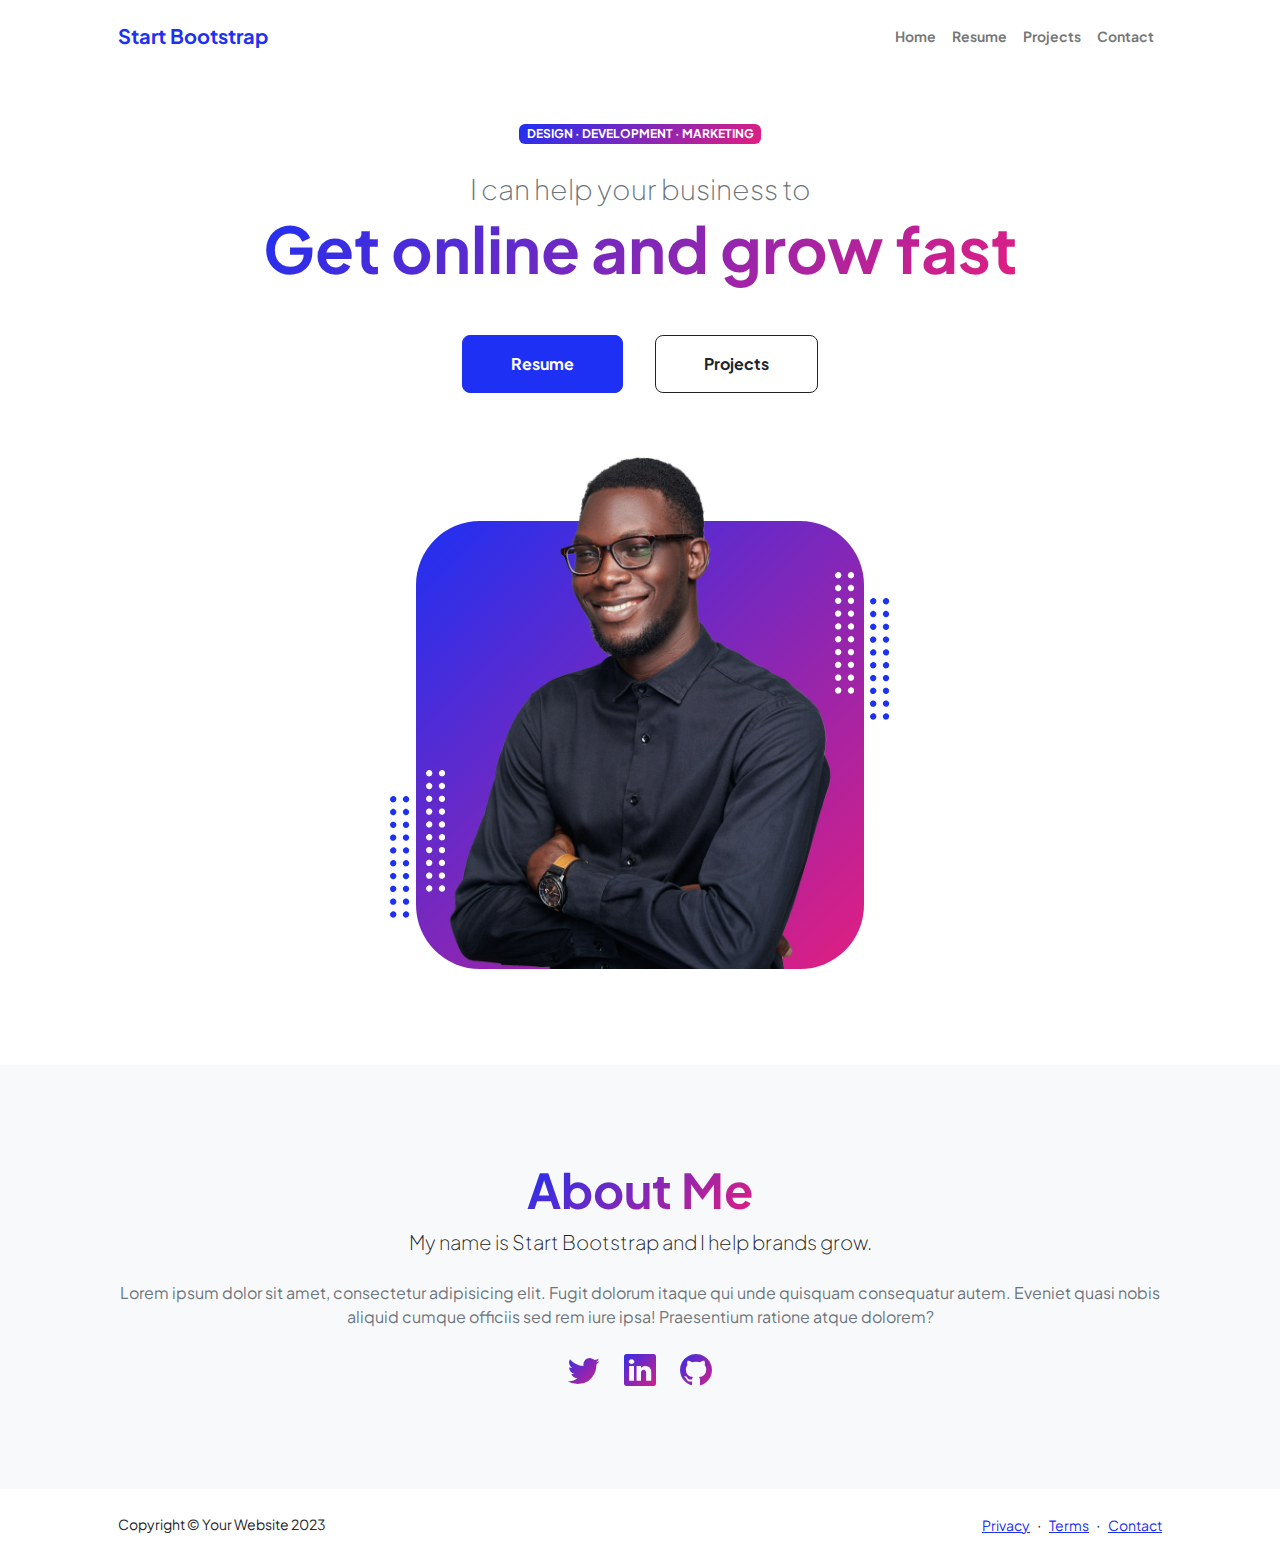
<file: bootstrap_pagina_web/index.html>
<!DOCTYPE html>
<html lang="en">
    <head>
        <meta charset="utf-8" />
        <meta name="viewport" content="width=device-width, initial-scale=1, shrink-to-fit=no" />
        <meta name="description" content="" />
        <meta name="author" content="" />
        <title>Personal - Start Bootstrap Theme</title>
        <!-- Favicon-->
        <link rel="icon" type="image/x-icon" href="assets/favicon.ico" />
        <!-- Custom Google font-->
        <link rel="preconnect" href="https://fonts.googleapis.com" />
        <link rel="preconnect" href="https://fonts.gstatic.com" crossorigin />
        <link href="https://fonts.googleapis.com/css2?family=Plus+Jakarta+Sans:wght@100;200;300;400;500;600;700;800;900&amp;display=swap" rel="stylesheet" />
        <!-- Bootstrap icons-->
        <link href="https://cdn.jsdelivr.net/npm/bootstrap-icons@1.8.1/font/bootstrap-icons.css" rel="stylesheet" />
        <!-- Core theme CSS (includes Bootstrap)-->
        <link href="css/styles.css" rel="stylesheet" />
    </head>
    <body class="d-flex flex-column h-100">
        <main class="flex-shrink-0">
            <!-- Navigation-->
            <nav class="navbar navbar-expand-lg navbar-light bg-white py-3">
                <div class="container px-5">
                    <a class="navbar-brand" href="index.html"><span class="fw-bolder text-primary">Start Bootstrap</span></a>
                    <button class="navbar-toggler" type="button" data-bs-toggle="collapse" data-bs-target="#navbarSupportedContent" aria-controls="navbarSupportedContent" aria-expanded="false" aria-label="Toggle navigation"><span class="navbar-toggler-icon"></span></button>
                    <div class="collapse navbar-collapse" id="navbarSupportedContent">
                        <ul class="navbar-nav ms-auto mb-2 mb-lg-0 small fw-bolder">
                            <li class="nav-item"><a class="nav-link" href="index.html">Home</a></li>
                            <li class="nav-item"><a class="nav-link" href="resume.html">Resume</a></li>
                            <li class="nav-item"><a class="nav-link" href="projects.html">Projects</a></li>
                            <li class="nav-item"><a class="nav-link" href="contact.html">Contact</a></li>
                        </ul>
                    </div>
                </div>
            </nav>
            <!-- Header-->
            <header class="py-5">
                <div class="container px-5 pb-5">
                    <div class="row gx-5 align-items-center">
                        <div class="col-xxl-5">
                            <!-- Header text content-->
                            <div class="text-center text-xxl-start">
                                <div class="badge bg-gradient-primary-to-secondary text-white mb-4"><div class="text-uppercase">Design &middot; Development &middot; Marketing</div></div>
                                <div class="fs-3 fw-light text-muted">I can help your business to</div>
                                <h1 class="display-3 fw-bolder mb-5"><span class="text-gradient d-inline">Get online and grow fast</span></h1>
                                <div class="d-grid gap-3 d-sm-flex justify-content-sm-center justify-content-xxl-start mb-3">
                                    <a class="btn btn-primary btn-lg px-5 py-3 me-sm-3 fs-6 fw-bolder" href="resume.html">Resume</a>
                                    <a class="btn btn-outline-dark btn-lg px-5 py-3 fs-6 fw-bolder" href="projects.html">Projects</a>
                                </div>
                            </div>
                        </div>
                        <div class="col-xxl-7">
                            <!-- Header profile picture-->
                            <div class="d-flex justify-content-center mt-5 mt-xxl-0">
                                <div class="profile bg-gradient-primary-to-secondary">
                                    <!-- TIP: For best results, use a photo with a transparent background like the demo example below-->
                                    <!-- Watch a tutorial on how to do this on YouTube (link)-->
                                    <img class="profile-img" src="assets/profile.png" alt="..." />
                                    <div class="dots-1">
                                        <!-- SVG Dots-->
                                        <svg version="1.1" xmlns="http://www.w3.org/2000/svg" xmlns:xlink="http://www.w3.org/1999/xlink" x="0px" y="0px" viewBox="0 0 191.6 1215.4" style="enable-background: new 0 0 191.6 1215.4" xml:space="preserve">
                                            <g transform="translate(0.000000,1280.000000) scale(0.100000,-0.100000)">
                                                <path d="M227.7,12788.6c-105-35-200-141-222-248c-43-206,163-412,369-369c155,32,275,190,260,339c-11,105-90,213-190,262        C383.7,12801.6,289.7,12808.6,227.7,12788.6z"></path>
                                                <path d="M1507.7,12788.6c-151-50-253-216-222-362c25-119,136-230,254-255c194-41,395,142,375,339c-11,105-90,213-190,262        C1663.7,12801.6,1569.7,12808.6,1507.7,12788.6z"></path>
                                                <path d="M227.7,11508.6c-105-35-200-141-222-248c-43-206,163-412,369-369c155,32,275,190,260,339c-11,105-90,213-190,262        C383.7,11521.6,289.7,11528.6,227.7,11508.6z"></path>
                                                <path d="M1507.7,11508.6c-151-50-253-216-222-362c25-119,136-230,254-255c194-41,395,142,375,339c-11,105-90,213-190,262        C1663.7,11521.6,1569.7,11528.6,1507.7,11508.6z"></path>
                                                <path d="M227.7,10228.6c-105-35-200-141-222-248c-43-206,163-412,369-369c155,32,275,190,260,339c-11,105-90,213-190,262        C383.7,10241.6,289.7,10248.6,227.7,10228.6z"></path>
                                                <path d="M1507.7,10228.6c-105-35-200-141-222-248c-43-206,163-412,369-369c155,32,275,190,260,339c-11,105-90,213-190,262        C1663.7,10241.6,1569.7,10248.6,1507.7,10228.6z"></path>
                                                <path d="M227.7,8948.6c-105-35-200-141-222-248c-43-206,163-412,369-369c155,32,275,190,260,339c-11,105-90,213-190,262        C383.7,8961.6,289.7,8968.6,227.7,8948.6z"></path>
                                                <path d="M1507.7,8948.6c-105-35-200-141-222-248c-43-206,163-412,369-369c155,32,275,190,260,339c-11,105-90,213-190,262        C1663.7,8961.6,1569.7,8968.6,1507.7,8948.6z"></path>
                                                <path d="M227.7,7668.6c-105-35-200-141-222-248c-43-206,163-412,369-369c155,32,275,190,260,339c-11,105-90,213-190,262        C383.7,7681.6,289.7,7688.6,227.7,7668.6z"></path>
                                                <path d="M1507.7,7668.6c-105-35-200-141-222-248c-43-206,163-412,369-369c155,32,275,190,260,339c-11,105-90,213-190,262        C1663.7,7681.6,1569.7,7688.6,1507.7,7668.6z"></path>
                                                <path d="M227.7,6388.6c-105-35-200-141-222-248c-43-206,163-412,369-369c155,32,275,190,260,339c-11,105-90,213-190,262        C383.7,6401.6,289.7,6408.6,227.7,6388.6z"></path>
                                                <path d="M1507.7,6388.6c-105-35-200-141-222-248c-43-206,163-412,369-369c155,32,275,190,260,339c-11,105-90,213-190,262        C1663.7,6401.6,1569.7,6408.6,1507.7,6388.6z"></path>
                                                <path d="M227.7,5108.6c-105-35-200-141-222-248c-43-206,163-412,369-369c155,32,275,190,260,339c-11,105-90,213-190,262        C383.7,5121.6,289.7,5128.6,227.7,5108.6z"></path>
                                                <path d="M1507.7,5108.6c-105-35-200-141-222-248c-43-206,163-412,369-369c155,32,275,190,260,339c-11,105-90,213-190,262        C1663.7,5121.6,1569.7,5128.6,1507.7,5108.6z"></path>
                                                <path d="M227.7,3828.6c-105-35-200-141-222-248c-43-206,163-412,369-369c155,32,275,190,260,339c-11,105-90,213-190,262        C383.7,3841.6,289.7,3848.6,227.7,3828.6z"></path>
                                                <path d="M1507.7,3828.6c-105-35-200-141-222-248c-43-206,163-412,369-369c155,32,275,190,260,339c-11,105-90,213-190,262        C1663.7,3841.6,1569.7,3848.6,1507.7,3828.6z"></path>
                                                <path d="M227.7,2548.6c-105-35-200-141-222-248c-43-206,163-412,369-369c155,32,275,190,260,339c-11,105-90,213-190,262        C383.7,2561.6,289.7,2568.6,227.7,2548.6z"></path>
                                                <path d="M1507.7,2548.6c-105-35-200-141-222-248c-43-206,163-412,369-369c155,32,275,190,260,339c-11,105-90,213-190,262        C1663.7,2561.6,1569.7,2568.6,1507.7,2548.6z"></path>
                                                <path d="M227.7,1268.6c-105-35-200-141-222-248c-43-206,163-412,369-369c155,32,275,190,260,339c-11,105-90,213-190,262        C383.7,1281.6,289.7,1288.6,227.7,1268.6z"></path>
                                                <path d="M1507.7,1268.6c-105-35-200-141-222-248c-43-206,163-412,369-369c155,32,275,190,260,339c-11,105-90,213-190,262        C1663.7,1281.6,1569.7,1288.6,1507.7,1268.6z"></path>
                                            </g>
                                        </svg>
                                        <!-- END of SVG dots-->
                                    </div>
                                    <div class="dots-2">
                                        <!-- SVG Dots-->
                                        <svg version="1.1" xmlns="http://www.w3.org/2000/svg" xmlns:xlink="http://www.w3.org/1999/xlink" x="0px" y="0px" viewBox="0 0 191.6 1215.4" style="enable-background: new 0 0 191.6 1215.4" xml:space="preserve">
                                            <g transform="translate(0.000000,1280.000000) scale(0.100000,-0.100000)">
                                                <path d="M227.7,12788.6c-105-35-200-141-222-248c-43-206,163-412,369-369c155,32,275,190,260,339c-11,105-90,213-190,262        C383.7,12801.6,289.7,12808.6,227.7,12788.6z"></path>
                                                <path d="M1507.7,12788.6c-151-50-253-216-222-362c25-119,136-230,254-255c194-41,395,142,375,339c-11,105-90,213-190,262        C1663.7,12801.6,1569.7,12808.6,1507.7,12788.6z"></path>
                                                <path d="M227.7,11508.6c-105-35-200-141-222-248c-43-206,163-412,369-369c155,32,275,190,260,339c-11,105-90,213-190,262        C383.7,11521.6,289.7,11528.6,227.7,11508.6z"></path>
                                                <path d="M1507.7,11508.6c-151-50-253-216-222-362c25-119,136-230,254-255c194-41,395,142,375,339c-11,105-90,213-190,262        C1663.7,11521.6,1569.7,11528.6,1507.7,11508.6z"></path>
                                                <path d="M227.7,10228.6c-105-35-200-141-222-248c-43-206,163-412,369-369c155,32,275,190,260,339c-11,105-90,213-190,262        C383.7,10241.6,289.7,10248.6,227.7,10228.6z"></path>
                                                <path d="M1507.7,10228.6c-105-35-200-141-222-248c-43-206,163-412,369-369c155,32,275,190,260,339c-11,105-90,213-190,262        C1663.7,10241.6,1569.7,10248.6,1507.7,10228.6z"></path>
                                                <path d="M227.7,8948.6c-105-35-200-141-222-248c-43-206,163-412,369-369c155,32,275,190,260,339c-11,105-90,213-190,262        C383.7,8961.6,289.7,8968.6,227.7,8948.6z"></path>
                                                <path d="M1507.7,8948.6c-105-35-200-141-222-248c-43-206,163-412,369-369c155,32,275,190,260,339c-11,105-90,213-190,262        C1663.7,8961.6,1569.7,8968.6,1507.7,8948.6z"></path>
                                                <path d="M227.7,7668.6c-105-35-200-141-222-248c-43-206,163-412,369-369c155,32,275,190,260,339c-11,105-90,213-190,262        C383.7,7681.6,289.7,7688.6,227.7,7668.6z"></path>
                                                <path d="M1507.7,7668.6c-105-35-200-141-222-248c-43-206,163-412,369-369c155,32,275,190,260,339c-11,105-90,213-190,262        C1663.7,7681.6,1569.7,7688.6,1507.7,7668.6z"></path>
                                                <path d="M227.7,6388.6c-105-35-200-141-222-248c-43-206,163-412,369-369c155,32,275,190,260,339c-11,105-90,213-190,262        C383.7,6401.6,289.7,6408.6,227.7,6388.6z"></path>
                                                <path d="M1507.7,6388.6c-105-35-200-141-222-248c-43-206,163-412,369-369c155,32,275,190,260,339c-11,105-90,213-190,262        C1663.7,6401.6,1569.7,6408.6,1507.7,6388.6z"></path>
                                                <path d="M227.7,5108.6c-105-35-200-141-222-248c-43-206,163-412,369-369c155,32,275,190,260,339c-11,105-90,213-190,262        C383.7,5121.6,289.7,5128.6,227.7,5108.6z"></path>
                                                <path d="M1507.7,5108.6c-105-35-200-141-222-248c-43-206,163-412,369-369c155,32,275,190,260,339c-11,105-90,213-190,262        C1663.7,5121.6,1569.7,5128.6,1507.7,5108.6z"></path>
                                                <path d="M227.7,3828.6c-105-35-200-141-222-248c-43-206,163-412,369-369c155,32,275,190,260,339c-11,105-90,213-190,262        C383.7,3841.6,289.7,3848.6,227.7,3828.6z"></path>
                                                <path d="M1507.7,3828.6c-105-35-200-141-222-248c-43-206,163-412,369-369c155,32,275,190,260,339c-11,105-90,213-190,262        C1663.7,3841.6,1569.7,3848.6,1507.7,3828.6z"></path>
                                                <path d="M227.7,2548.6c-105-35-200-141-222-248c-43-206,163-412,369-369c155,32,275,190,260,339c-11,105-90,213-190,262        C383.7,2561.6,289.7,2568.6,227.7,2548.6z"></path>
                                                <path d="M1507.7,2548.6c-105-35-200-141-222-248c-43-206,163-412,369-369c155,32,275,190,260,339c-11,105-90,213-190,262        C1663.7,2561.6,1569.7,2568.6,1507.7,2548.6z"></path>
                                                <path d="M227.7,1268.6c-105-35-200-141-222-248c-43-206,163-412,369-369c155,32,275,190,260,339c-11,105-90,213-190,262        C383.7,1281.6,289.7,1288.6,227.7,1268.6z"></path>
                                                <path d="M1507.7,1268.6c-105-35-200-141-222-248c-43-206,163-412,369-369c155,32,275,190,260,339c-11,105-90,213-190,262        C1663.7,1281.6,1569.7,1288.6,1507.7,1268.6z"></path>
                                            </g>
                                        </svg>
                                        <!-- END of SVG dots-->
                                    </div>
                                    <div class="dots-3">
                                        <!-- SVG Dots-->
                                        <svg version="1.1" xmlns="http://www.w3.org/2000/svg" xmlns:xlink="http://www.w3.org/1999/xlink" x="0px" y="0px" viewBox="0 0 191.6 1215.4" style="enable-background: new 0 0 191.6 1215.4" xml:space="preserve">
                                            <g transform="translate(0.000000,1280.000000) scale(0.100000,-0.100000)">
                                                <path d="M227.7,12788.6c-105-35-200-141-222-248c-43-206,163-412,369-369c155,32,275,190,260,339c-11,105-90,213-190,262        C383.7,12801.6,289.7,12808.6,227.7,12788.6z"></path>
                                                <path d="M1507.7,12788.6c-151-50-253-216-222-362c25-119,136-230,254-255c194-41,395,142,375,339c-11,105-90,213-190,262        C1663.7,12801.6,1569.7,12808.6,1507.7,12788.6z"></path>
                                                <path d="M227.7,11508.6c-105-35-200-141-222-248c-43-206,163-412,369-369c155,32,275,190,260,339c-11,105-90,213-190,262        C383.7,11521.6,289.7,11528.6,227.7,11508.6z"></path>
                                                <path d="M1507.7,11508.6c-151-50-253-216-222-362c25-119,136-230,254-255c194-41,395,142,375,339c-11,105-90,213-190,262        C1663.7,11521.6,1569.7,11528.6,1507.7,11508.6z"></path>
                                                <path d="M227.7,10228.6c-105-35-200-141-222-248c-43-206,163-412,369-369c155,32,275,190,260,339c-11,105-90,213-190,262        C383.7,10241.6,289.7,10248.6,227.7,10228.6z"></path>
                                                <path d="M1507.7,10228.6c-105-35-200-141-222-248c-43-206,163-412,369-369c155,32,275,190,260,339c-11,105-90,213-190,262        C1663.7,10241.6,1569.7,10248.6,1507.7,10228.6z"></path>
                                                <path d="M227.7,8948.6c-105-35-200-141-222-248c-43-206,163-412,369-369c155,32,275,190,260,339c-11,105-90,213-190,262        C383.7,8961.6,289.7,8968.6,227.7,8948.6z"></path>
                                                <path d="M1507.7,8948.6c-105-35-200-141-222-248c-43-206,163-412,369-369c155,32,275,190,260,339c-11,105-90,213-190,262        C1663.7,8961.6,1569.7,8968.6,1507.7,8948.6z"></path>
                                                <path d="M227.7,7668.6c-105-35-200-141-222-248c-43-206,163-412,369-369c155,32,275,190,260,339c-11,105-90,213-190,262        C383.7,7681.6,289.7,7688.6,227.7,7668.6z"></path>
                                                <path d="M1507.7,7668.6c-105-35-200-141-222-248c-43-206,163-412,369-369c155,32,275,190,260,339c-11,105-90,213-190,262        C1663.7,7681.6,1569.7,7688.6,1507.7,7668.6z"></path>
                                                <path d="M227.7,6388.6c-105-35-200-141-222-248c-43-206,163-412,369-369c155,32,275,190,260,339c-11,105-90,213-190,262        C383.7,6401.6,289.7,6408.6,227.7,6388.6z"></path>
                                                <path d="M1507.7,6388.6c-105-35-200-141-222-248c-43-206,163-412,369-369c155,32,275,190,260,339c-11,105-90,213-190,262        C1663.7,6401.6,1569.7,6408.6,1507.7,6388.6z"></path>
                                                <path d="M227.7,5108.6c-105-35-200-141-222-248c-43-206,163-412,369-369c155,32,275,190,260,339c-11,105-90,213-190,262        C383.7,5121.6,289.7,5128.6,227.7,5108.6z"></path>
                                                <path d="M1507.7,5108.6c-105-35-200-141-222-248c-43-206,163-412,369-369c155,32,275,190,260,339c-11,105-90,213-190,262        C1663.7,5121.6,1569.7,5128.6,1507.7,5108.6z"></path>
                                                <path d="M227.7,3828.6c-105-35-200-141-222-248c-43-206,163-412,369-369c155,32,275,190,260,339c-11,105-90,213-190,262        C383.7,3841.6,289.7,3848.6,227.7,3828.6z"></path>
                                                <path d="M1507.7,3828.6c-105-35-200-141-222-248c-43-206,163-412,369-369c155,32,275,190,260,339c-11,105-90,213-190,262        C1663.7,3841.6,1569.7,3848.6,1507.7,3828.6z"></path>
                                                <path d="M227.7,2548.6c-105-35-200-141-222-248c-43-206,163-412,369-369c155,32,275,190,260,339c-11,105-90,213-190,262        C383.7,2561.6,289.7,2568.6,227.7,2548.6z"></path>
                                                <path d="M1507.7,2548.6c-105-35-200-141-222-248c-43-206,163-412,369-369c155,32,275,190,260,339c-11,105-90,213-190,262        C1663.7,2561.6,1569.7,2568.6,1507.7,2548.6z"></path>
                                                <path d="M227.7,1268.6c-105-35-200-141-222-248c-43-206,163-412,369-369c155,32,275,190,260,339c-11,105-90,213-190,262        C383.7,1281.6,289.7,1288.6,227.7,1268.6z"></path>
                                                <path d="M1507.7,1268.6c-105-35-200-141-222-248c-43-206,163-412,369-369c155,32,275,190,260,339c-11,105-90,213-190,262        C1663.7,1281.6,1569.7,1288.6,1507.7,1268.6z"></path>
                                            </g>
                                        </svg>
                                        <!-- END of SVG dots-->
                                    </div>
                                    <div class="dots-4">
                                        <!-- SVG Dots-->
                                        <svg version="1.1" xmlns="http://www.w3.org/2000/svg" xmlns:xlink="http://www.w3.org/1999/xlink" x="0px" y="0px" viewBox="0 0 191.6 1215.4" style="enable-background: new 0 0 191.6 1215.4" xml:space="preserve">
                                            <g transform="translate(0.000000,1280.000000) scale(0.100000,-0.100000)">
                                                <path d="M227.7,12788.6c-105-35-200-141-222-248c-43-206,163-412,369-369c155,32,275,190,260,339c-11,105-90,213-190,262        C383.7,12801.6,289.7,12808.6,227.7,12788.6z"></path>
                                                <path d="M1507.7,12788.6c-151-50-253-216-222-362c25-119,136-230,254-255c194-41,395,142,375,339c-11,105-90,213-190,262        C1663.7,12801.6,1569.7,12808.6,1507.7,12788.6z"></path>
                                                <path d="M227.7,11508.6c-105-35-200-141-222-248c-43-206,163-412,369-369c155,32,275,190,260,339c-11,105-90,213-190,262        C383.7,11521.6,289.7,11528.6,227.7,11508.6z"></path>
                                                <path d="M1507.7,11508.6c-151-50-253-216-222-362c25-119,136-230,254-255c194-41,395,142,375,339c-11,105-90,213-190,262        C1663.7,11521.6,1569.7,11528.6,1507.7,11508.6z"></path>
                                                <path d="M227.7,10228.6c-105-35-200-141-222-248c-43-206,163-412,369-369c155,32,275,190,260,339c-11,105-90,213-190,262        C383.7,10241.6,289.7,10248.6,227.7,10228.6z"></path>
                                                <path d="M1507.7,10228.6c-105-35-200-141-222-248c-43-206,163-412,369-369c155,32,275,190,260,339c-11,105-90,213-190,262        C1663.7,10241.6,1569.7,10248.6,1507.7,10228.6z"></path>
                                                <path d="M227.7,8948.6c-105-35-200-141-222-248c-43-206,163-412,369-369c155,32,275,190,260,339c-11,105-90,213-190,262        C383.7,8961.6,289.7,8968.6,227.7,8948.6z"></path>
                                                <path d="M1507.7,8948.6c-105-35-200-141-222-248c-43-206,163-412,369-369c155,32,275,190,260,339c-11,105-90,213-190,262        C1663.7,8961.6,1569.7,8968.6,1507.7,8948.6z"></path>
                                                <path d="M227.7,7668.6c-105-35-200-141-222-248c-43-206,163-412,369-369c155,32,275,190,260,339c-11,105-90,213-190,262        C383.7,7681.6,289.7,7688.6,227.7,7668.6z"></path>
                                                <path d="M1507.7,7668.6c-105-35-200-141-222-248c-43-206,163-412,369-369c155,32,275,190,260,339c-11,105-90,213-190,262        C1663.7,7681.6,1569.7,7688.6,1507.7,7668.6z"></path>
                                                <path d="M227.7,6388.6c-105-35-200-141-222-248c-43-206,163-412,369-369c155,32,275,190,260,339c-11,105-90,213-190,262        C383.7,6401.6,289.7,6408.6,227.7,6388.6z"></path>
                                                <path d="M1507.7,6388.6c-105-35-200-141-222-248c-43-206,163-412,369-369c155,32,275,190,260,339c-11,105-90,213-190,262        C1663.7,6401.6,1569.7,6408.6,1507.7,6388.6z"></path>
                                                <path d="M227.7,5108.6c-105-35-200-141-222-248c-43-206,163-412,369-369c155,32,275,190,260,339c-11,105-90,213-190,262        C383.7,5121.6,289.7,5128.6,227.7,5108.6z"></path>
                                                <path d="M1507.7,5108.6c-105-35-200-141-222-248c-43-206,163-412,369-369c155,32,275,190,260,339c-11,105-90,213-190,262        C1663.7,5121.6,1569.7,5128.6,1507.7,5108.6z"></path>
                                                <path d="M227.7,3828.6c-105-35-200-141-222-248c-43-206,163-412,369-369c155,32,275,190,260,339c-11,105-90,213-190,262        C383.7,3841.6,289.7,3848.6,227.7,3828.6z"></path>
                                                <path d="M1507.7,3828.6c-105-35-200-141-222-248c-43-206,163-412,369-369c155,32,275,190,260,339c-11,105-90,213-190,262        C1663.7,3841.6,1569.7,3848.6,1507.7,3828.6z"></path>
                                                <path d="M227.7,2548.6c-105-35-200-141-222-248c-43-206,163-412,369-369c155,32,275,190,260,339c-11,105-90,213-190,262        C383.7,2561.6,289.7,2568.6,227.7,2548.6z"></path>
                                                <path d="M1507.7,2548.6c-105-35-200-141-222-248c-43-206,163-412,369-369c155,32,275,190,260,339c-11,105-90,213-190,262        C1663.7,2561.6,1569.7,2568.6,1507.7,2548.6z"></path>
                                                <path d="M227.7,1268.6c-105-35-200-141-222-248c-43-206,163-412,369-369c155,32,275,190,260,339c-11,105-90,213-190,262        C383.7,1281.6,289.7,1288.6,227.7,1268.6z"></path>
                                                <path d="M1507.7,1268.6c-105-35-200-141-222-248c-43-206,163-412,369-369c155,32,275,190,260,339c-11,105-90,213-190,262        C1663.7,1281.6,1569.7,1288.6,1507.7,1268.6z"></path>
                                            </g>
                                        </svg>
                                        <!-- END of SVG dots-->
                                    </div>
                                </div>
                            </div>
                        </div>
                    </div>
                </div>
            </header>
            <!-- About Section-->
            <section class="bg-light py-5">
                <div class="container px-5">
                    <div class="row gx-5 justify-content-center">
                        <div class="col-xxl-8">
                            <div class="text-center my-5">
                                <h2 class="display-5 fw-bolder"><span class="text-gradient d-inline">About Me</span></h2>
                                <p class="lead fw-light mb-4">My name is Start Bootstrap and I help brands grow.</p>
                                <p class="text-muted">Lorem ipsum dolor sit amet, consectetur adipisicing elit. Fugit dolorum itaque qui unde quisquam consequatur autem. Eveniet quasi nobis aliquid cumque officiis sed rem iure ipsa! Praesentium ratione atque dolorem?</p>
                                <div class="d-flex justify-content-center fs-2 gap-4">
                                    <a class="text-gradient" href="#!"><i class="bi bi-twitter"></i></a>
                                    <a class="text-gradient" href="#!"><i class="bi bi-linkedin"></i></a>
                                    <a class="text-gradient" href="#!"><i class="bi bi-github"></i></a>
                                </div>
                            </div>
                        </div>
                    </div>
                </div>
            </section>
        </main>
        <!-- Footer-->
        <footer class="bg-white py-4 mt-auto">
            <div class="container px-5">
                <div class="row align-items-center justify-content-between flex-column flex-sm-row">
                    <div class="col-auto"><div class="small m-0">Copyright &copy; Your Website 2023</div></div>
                    <div class="col-auto">
                        <a class="small" href="#!">Privacy</a>
                        <span class="mx-1">&middot;</span>
                        <a class="small" href="#!">Terms</a>
                        <span class="mx-1">&middot;</span>
                        <a class="small" href="#!">Contact</a>
                    </div>
                </div>
            </div>
        </footer>
        <!-- Bootstrap core JS-->
        <script src="https://cdn.jsdelivr.net/npm/bootstrap@5.2.3/dist/js/bootstrap.bundle.min.js"></script>
        <!-- Core theme JS-->
        <script src="js/scripts.js"></script>
    </body>
</html>
</file>
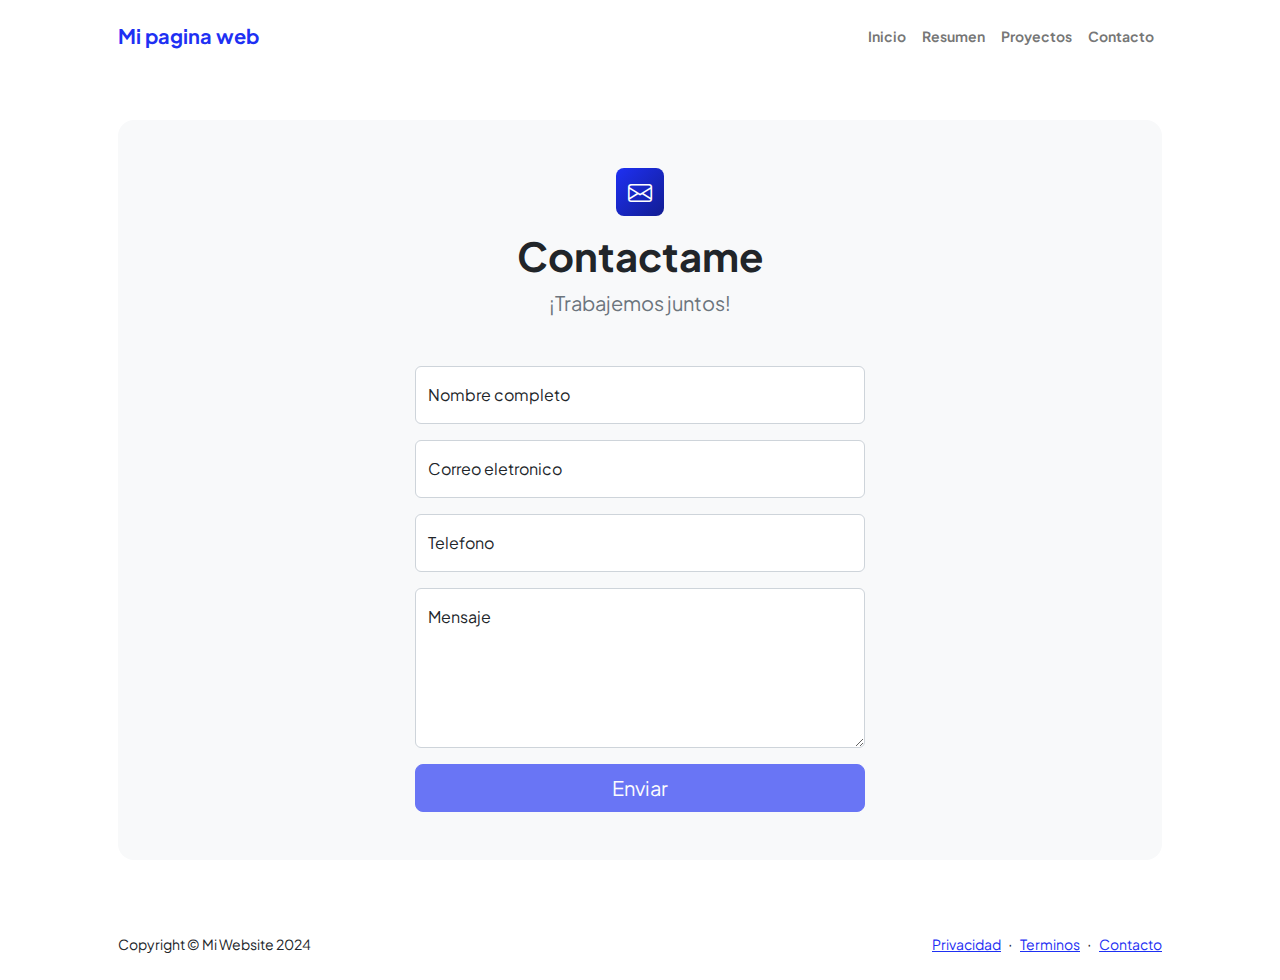
<file: contact.html>
<!DOCTYPE html>
<html lang="en">
    <head>
        <meta charset="utf-8" />
        <meta name="viewport" content="width=device-width, initial-scale=1, shrink-to-fit=no" />
        <meta name="description" content />
        <meta name="author" content />
        <title>Pagina de Luis Giraldo</title>
        <!-- Favicon-->
        <link rel="icon" type="image/x-icon" href="assets/favicon.ico" />
        <!-- Custom Google font-->
        <link rel="preconnect" href="https://fonts.googleapis.com" />
        <link rel="preconnect" href="https://fonts.gstatic.com" crossorigin />
        <link href="https://fonts.googleapis.com/css2?family=Plus+Jakarta+Sans:wght@100;200;300;400;500;600;700;800;900&amp;display=swap" rel="stylesheet" />
        <!-- Bootstrap icons-->
        <link href="https://cdn.jsdelivr.net/npm/bootstrap-icons@1.8.1/font/bootstrap-icons.css" rel="stylesheet" />
        <!-- Core theme CSS (includes Bootstrap)-->
        <link href="css/styles.css" rel="stylesheet" />
    </head>
    <body class="d-flex flex-column">
        <main class="flex-shrink-0">
            <!-- Navigation-->
            <nav class="navbar navbar-expand-lg navbar-light bg-white py-3">
                <div class="container px-5">
                    <a class="navbar-brand" href="index.html"><span class="fw-bolder text-primary">Mi pagina web</span></a>
                    <button class="navbar-toggler" type="button" data-bs-toggle="collapse" data-bs-target="#navbarSupportedContent" aria-controls="navbarSupportedContent" aria-expanded="false" aria-label="Toggle navigation"><span class="navbar-toggler-icon"></span></button>
                    <div class="collapse navbar-collapse" id="navbarSupportedContent">
                        <ul class="navbar-nav ms-auto mb-2 mb-lg-0 small fw-bolder">
                            <li class="nav-item"><a class="nav-link" href="index.html">Inicio</a></li>
                            <li class="nav-item"><a class="nav-link" href="resume.html">Resumen</a></li>
                            <li class="nav-item"><a class="nav-link" href="projects.html">Proyectos</a></li>
                            <li class="nav-item"><a class="nav-link" href="contact.html">Contacto</a></li>
                        </ul>
                    </div>
                </div>
            </nav>
            <!-- Page content-->
            <section class="py-5">
                <div class="container px-5">
                    <!-- Contact form-->
                    <div class="bg-light rounded-4 py-5 px-4 px-md-5">
                        <div class="text-center mb-5">
                            <div class="feature bg-primary bg-gradient-primary-to-secondary text-white rounded-3 mb-3"><i class="bi bi-envelope"></i></div>
                            <h1 class="fw-bolder">Contactame</h1>
                            <p class="lead fw-normal text-muted mb-0">¡Trabajemos juntos!</p>
                        </div>
                        <div class="row gx-5 justify-content-center">
                            <div class="col-lg-8 col-xl-6">
                                <!-- * * * * * * * * * * * * * * *-->
                                <!-- * * SB Forms Contact Form * *-->
                                <!-- * * * * * * * * * * * * * * *-->
                                <!-- This form is pre-integrated with SB Forms.-->
                                <!-- To make this form functional, sign up at-->
                                <!-- https://startbootstrap.com/solution/contact-forms-->
                                <!-- to get an API token!-->
                                <form id="contactForm" data-sb-form-api-token="4773f151-af6e-44ea-87ab-6c6c8d925e41">
                                    <!-- Name input-->
                                    <div class="form-floating mb-3">
                                        <input class="form-control" id="name" type="text" placeholder="Enter your name..." data-sb-validations="required" />
                                        <label for="name">Nombre completo</label>
                                        <div class="invalid-feedback" data-sb-feedback="name:required">Se requiere un nombre.</div>
                                    </div>
                                    <!-- Email address input-->
                                    <div class="form-floating mb-3">
                                        <input class="form-control" id="email" type="email" placeholder="name@example.com" data-sb-validations="required,email" />
                                        <label for="email">Correo eletronico</label>
                                        <div class="invalid-feedback" data-sb-feedback="email:required">Correo obligatorio.</div>
                                        <div class="invalid-feedback" data-sb-feedback="email:email">Correo incorrecto.</div>
                                    </div>
                                    <!-- Phone number input-->
                                    <div class="form-floating mb-3">
                                        <input class="form-control" id="phone" type="tel" placeholder="(123) 456-7890" data-sb-validations="required" />
                                        <label for="phone">Telefono</label>
                                        <div class="invalid-feedback" data-sb-feedback="phone:required">Se requiere un numero de telefono.</div>
                                    </div>
                                    <!-- Message input-->
                                    <div class="form-floating mb-3">
                                        <textarea class="form-control" id="message" type="text" placeholder="Enter your message here..." style="height: 10rem" data-sb-validations="required"></textarea>
                                        <label for="message">Mensaje</label>
                                        <div class="invalid-feedback" data-sb-feedback="message:required">Se requiere un mensaje.</div>
                                    </div>
                                    <!-- Submit success message-->
                                    <!---->
                                    <!-- This is what your users will see when the form-->
                                    <!-- has successfully submitted-->
                                    <div class="d-none" id="submitSuccessMessage">
                                        <div class="text-center mb-3">
                                            <div class="fw-bolder">El formulario se ha enviado correctamente!</div>     
                                        </div>
                                    </div>
                                    <!-- Submit error message-->
                                    <!---->
                                    <!-- This is what your users will see when there is-->
                                    <!-- an error submitting the form-->
                                    <div class="d-none" id="submitErrorMessage"><div class="text-center text-danger mb-3">Error al enviar mensaje!</div></div>
                                    <!-- Submit Button-->
                                    <div class="d-grid"><button class="btn btn-primary btn-lg disabled" id="submitButton" type="submit">Enviar</button></div>
                                </form>
                            </div>
                        </div>
                    </div>
                </div>
            </section>
        </main>
        <!-- Footer-->
        <footer class="bg-white py-4 mt-auto">
            <div class="container px-5">
                <div class="row align-items-center justify-content-between flex-column flex-sm-row">
                    <div class="col-auto"><div class="small m-0">Copyright &copy; Mi Website 2024</div></div>
                    <div class="col-auto">
                        <a class="small" href="#!">Privacidad</a>
                        <span class="mx-1">&middot;</span>
                        <a class="small" href="#!">Terminos</a>
                        <span class="mx-1">&middot;</span>
                        <a class="small" href="#!">Contacto</a>
                    </div>
                </div>
            </div>
        </footer>
        <!-- Bootstrap core JS-->
        <script src="https://cdn.jsdelivr.net/npm/bootstrap@5.2.3/dist/js/bootstrap.bundle.min.js"></script>
        <!-- Core theme JS-->
        <script src="js/scripts.js"></script>
        <!-- * * * * * * * * * * * * * * * * * * * * * * * * * * * * * * * * * * * * * * * *-->
        <!-- * *                               SB Forms JS                               * *-->
        <!-- * * Activate your form at https://startbootstrap.com/solution/contact-forms * *-->
        <!-- * * * * * * * * * * * * * * * * * * * * * * * * * * * * * * * * * * * * * * * *-->
        <script src="https://cdn.startbootstrap.com/sb-forms-latest.js"></script>
    </body>
</html>
</file>
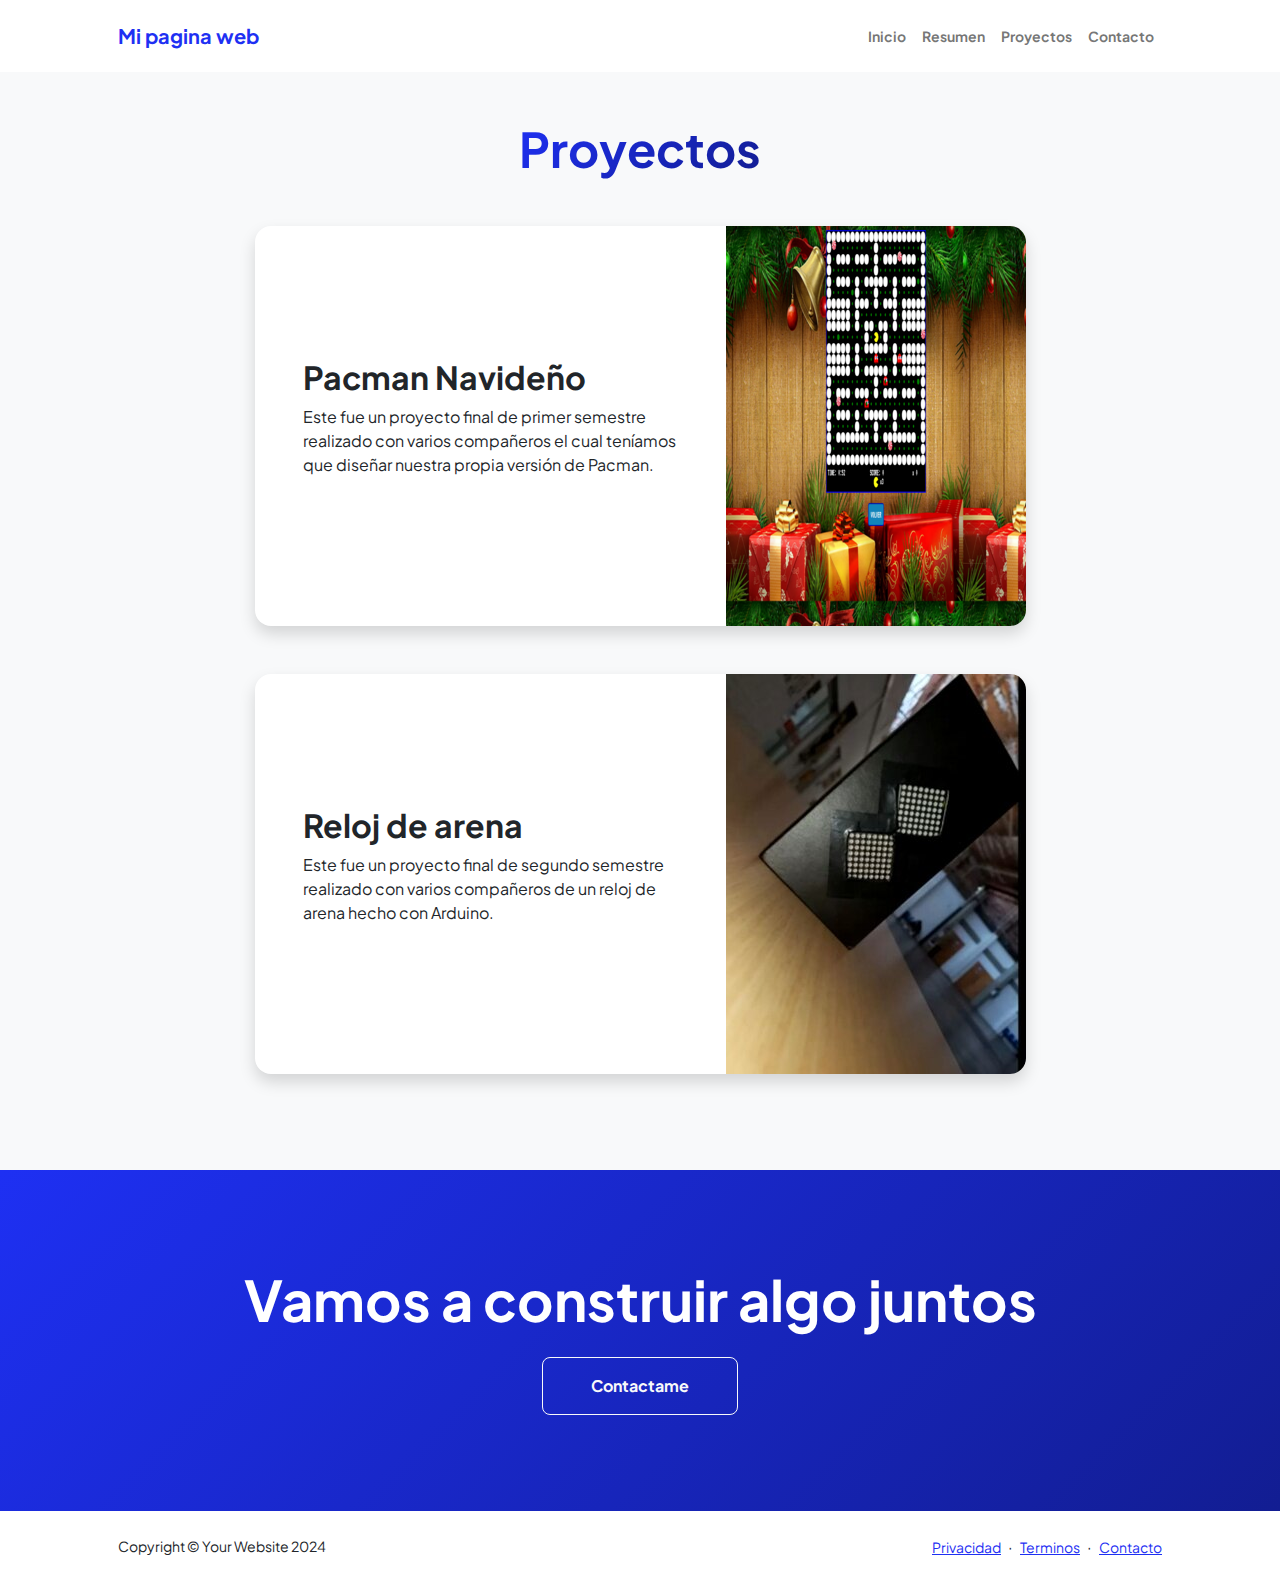
<file: projects.html>
<!DOCTYPE html>
<html lang="en">
    <head>
        <meta charset="utf-8" />
        <meta name="viewport" content="width=device-width, initial-scale=1, shrink-to-fit=no" />
        <meta name="description" content="" />
        <meta name="author" content="" />
        <title>Pagina de Luis Giraldo</title>
        <!-- Favicon-->
        <link rel="icon" type="image/x-icon" href="assets/favicon.ico" />
        <!-- Custom Google font-->
        <link rel="preconnect" href="https://fonts.googleapis.com" />
        <link rel="preconnect" href="https://fonts.gstatic.com" crossorigin />
        <link href="https://fonts.googleapis.com/css2?family=Plus+Jakarta+Sans:wght@100;200;300;400;500;600;700;800;900&amp;display=swap" rel="stylesheet" />
        <!-- Bootstrap icons-->
        <link href="https://cdn.jsdelivr.net/npm/bootstrap-icons@1.8.1/font/bootstrap-icons.css" rel="stylesheet" />
        <!-- Core theme CSS (includes Bootstrap)-->
        <link href="css/styles.css" rel="stylesheet" />
    </head>
    <body class="d-flex flex-column h-100 bg-light">
        <main class="flex-shrink-0">
            <!-- Navigation-->
            <nav class="navbar navbar-expand-lg navbar-light bg-white py-3">
                <div class="container px-5">
                    <a class="navbar-brand" href="index.html"><span class="fw-bolder text-primary">Mi pagina web</span></a>
                    <button class="navbar-toggler" type="button" data-bs-toggle="collapse" data-bs-target="#navbarSupportedContent" aria-controls="navbarSupportedContent" aria-expanded="false" aria-label="Toggle navigation"><span class="navbar-toggler-icon"></span></button>
                    <div class="collapse navbar-collapse" id="navbarSupportedContent">
                        <ul class="navbar-nav ms-auto mb-2 mb-lg-0 small fw-bolder">
                            <li class="nav-item"><a class="nav-link" href="index.html">Inicio</a></li>
                            <li class="nav-item"><a class="nav-link" href="resume.html">Resumen</a></li>
                            <li class="nav-item"><a class="nav-link" href="projects.html">Proyectos</a></li>
                            <li class="nav-item"><a class="nav-link" href="contact.html">Contacto</a></li>
                        </ul>
                    </div>
                </div>
            </nav>
            <!-- Projects Section-->
            <section class="py-5">
                <div class="container px-5 mb-5">
                    <div class="text-center mb-5">
                        <h1 class="display-5 fw-bolder mb-0"><span class="text-gradient d-inline">Proyectos</span></h1>
                    </div>
                    <div class="row gx-5 justify-content-center">
                        <div class="col-lg-11 col-xl-9 col-xxl-8">
                          <!-- Project Card 1-->
<div class="card overflow-hidden shadow rounded-4 border-0 mb-5">
    <div class="card-body p-0">
        <div class="d-flex align-items-center">
            <div class="p-5">
                <h2 class="fw-bolder">Pacman Navideño</h2>
                <p>Este fue un proyecto final de primer semestre realizado con varios compañeros el cual teníamos que diseñar nuestra propia versión de Pacman.</p>
            </div>
            <a href="https://16bcca79-7ae0-45fa-afc9-2d26453f35f3-00-kbq4ct1x4ri7.spock.repl.co/juego.html">
                <img class="project1-img" src="assets/project1.png" alt="..." />
            </a>
        </div>
    </div>
</div>
                          <!-- Project Card 2-->
<div class="card overflow-hidden shadow rounded-4 border-0">
    <div class="card-body p-0">
        <div class="d-flex align-items-center">
            <div class="p-5">
                <h2 class="fw-bolder">Reloj de arena</h2>
                <p>Este fue un proyecto final de segundo semestre realizado con varios compañeros de un reloj de arena hecho con Arduino.</p>
            </div>
            <a href="https://youtu.be/jXqZr5fSrfQ?si=E3e_nDs7H85H5hjp" target="_blank">
                <img class="project2-img" src="assets/project2.jpg" alt="Proyecto de reloj de arena" />
            </a>
        </div>
    </div>
</div>
            </section>
            <!-- Call to action section-->
            <section class="py-5 bg-gradient-primary-to-secondary text-white">
                <div class="container px-5 my-5">
                    <div class="text-center">
                        <h2 class="display-4 fw-bolder mb-4">Vamos a construir algo juntos</h2>
                        <a class="btn btn-outline-light btn-lg px-5 py-3 fs-6 fw-bolder" href="contact.html">Contactame</a>
                    </div>
                </div>
            </section>
        </main>
        <!-- Footer-->
        <footer class="bg-white py-4 mt-auto">
            <div class="container px-5">
                <div class="row align-items-center justify-content-between flex-column flex-sm-row">
                    <div class="col-auto"><div class="small m-0">Copyright &copy; Your Website 2024</div></div>
                    <div class="col-auto">
                        <a class="small" href="#!">Privacidad</a>
                        <span class="mx-1">&middot;</span>
                        <a class="small" href="#!">Terminos</a>
                        <span class="mx-1">&middot;</span>
                        <a class="small" href="#!">Contacto</a>
                    </div>
                </div>
            </div>
        </footer>
        <!-- Bootstrap core JS-->
        <script src="https://cdn.jsdelivr.net/npm/bootstrap@5.2.3/dist/js/bootstrap.bundle.min.js"></script>
        <!-- Core theme JS-->
        <script src="js/scripts.js"></script>
    </body>
</html>
</file>
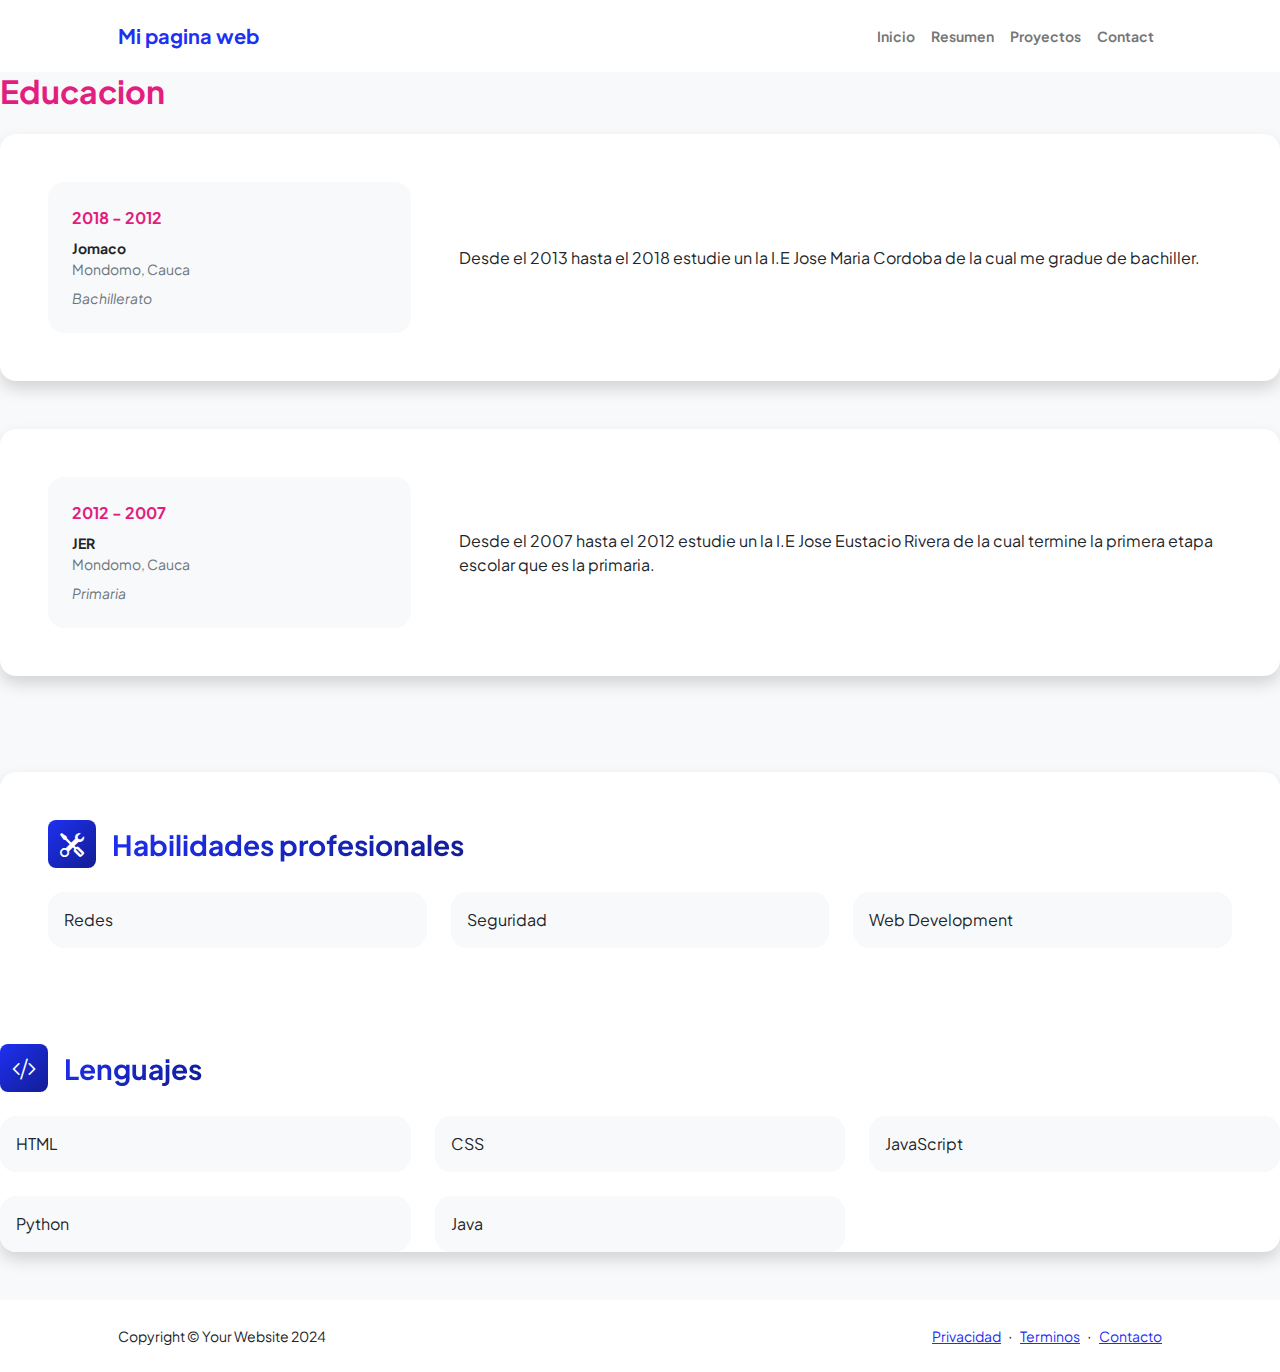
<file: resume.html>
<!DOCTYPE html>
<html lang="en">
    <head>
        <meta charset="utf-8" />
        <meta name="viewport" content="width=device-width, initial-scale=1, shrink-to-fit=no" />
        <meta name="description" content="" />
        <meta name="author" content="" />
        <title>Pagina de Luis Giraldo</title>
        <!-- Favicon-->
        <link rel="icon" type="image/x-icon" href="assets/favicon.ico" />
        <!-- Custom Google font-->
        <link rel="preconnect" href="https://fonts.googleapis.com" />
        <link rel="preconnect" href="https://fonts.gstatic.com" crossorigin />
        <link href="https://fonts.googleapis.com/css2?family=Plus+Jakarta+Sans:wght@100;200;300;400;500;600;700;800;900&amp;display=swap" rel="stylesheet" />
        <!-- Bootstrap icons-->
        <link href="https://cdn.jsdelivr.net/npm/bootstrap-icons@1.8.1/font/bootstrap-icons.css" rel="stylesheet" />
        <!-- Core theme CSS (includes Bootstrap)-->
        <link href="css/styles.css" rel="stylesheet" />
    </head>
    <body class="d-flex flex-column h-100 bg-light">
        <main class="flex-shrink-0">
            <!-- Navigation-->
            <nav class="navbar navbar-expand-lg navbar-light bg-white py-3">
                <div class="container px-5">
                    <a class="navbar-brand" href="index.html"><span class="fw-bolder text-primary">Mi pagina web</span></a>
                    <button class="navbar-toggler" type="button" data-bs-toggle="collapse" data-bs-target="#navbarSupportedContent" aria-controls="navbarSupportedContent" aria-expanded="false" aria-label="Toggle navigation"><span class="navbar-toggler-icon"></span></button>
                    <div class="collapse navbar-collapse" id="navbarSupportedContent">
                        <ul class="navbar-nav ms-auto mb-2 mb-lg-0 small fw-bolder">
                            <li class="nav-item"><a class="nav-link" href="index.html">Inicio</a></li>
                            <li class="nav-item"><a class="nav-link" href="resume.html">Resumen</a></li>
                            <li class="nav-item"><a class="nav-link" href="projects.html">Proyectos</a></li>
                            <li class="nav-item"><a class="nav-link" href="contact.html">Contact</a></li>
                        </ul>
                    </div>
                </div>
            </nav>
            <!-- Page Content--
            <div class="container px-5 my-5">
                <div class="text-center mb-5">
                    <!<h1 class="display-5 fw-bolder mb-0"><span class="text-gradient d-inline">Resumen</span></h1>
                </div>
                <div class="row gx-5 justify-content-center">
                    <div class="col-lg-11 col-xl-9 col-xxl-8">
                        <!-- Experience Section--
                        <section>
                            <div class="d-flex align-items-center justify-content-between mb-4">
                                <h2 class="text-primary fw-bolder mb-0">Experiencia</h2>
                                <!-- Download resume button-->
                                <!-- Note: Set the link href target to a PDF file within your project--
                                <a class="btn btn-primary px-4 py-3" href="#!">
                                    <div class="d-inline-block bi bi-download me-2"></div>
                                    Download Resume
                                </a>
                            </div>
                            <!-- Experience Card 1--
                            <div class="card shadow border-0 rounded-4 mb-5">
                                <div class="card-body p-5">
                                    <div class="row align-items-center gx-5">
                                        <div class="col text-center text-lg-start mb-4 mb-lg-0">
                                            <div class="bg-light p-4 rounded-4">
                                                <div class="text-primary fw-bolder mb-2">2023 - Present</div>
                                                <div class="small fw-bolder">Web Developer</div>
                                                <div class="small text-muted">Stark Industries</div>
                                                <div class="small text-muted">Santander Quilichao, CAUCA</div>
                                            </div>
                                        </div>
                                        <div class="col-lg-8"><div>Texto aqui</div></div>
                                    </div>
                                </div>
                            </div>
                            <!-- Experience Card 2--
                            <div class="card shadow border-0 rounded-4 mb-5">
                                <div class="card-body p-5">
                                    <div class="row align-items-center gx-5">
                                        <div class="col text-center text-lg-start mb-4 mb-lg-0">
                                            <div class="bg-light p-4 rounded-4">
                                                <div class="text-primary fw-bolder mb-2">2021 - 2024</div>
                                                <div class="small fw-bolder">SEM Specialist</div>
                                                <div class="small text-muted">Wayne Enterprises</div>
                                                <div class="small text-muted">Gotham City, NY</div>
                                            </div>
                                        </div>
                                        <div class="col-lg-8"><div>texto aqui</div></div>
                                    </div>
                                </div>
                            </div>
                        </section> 
                        <!-- Education Section-->
                        <section>
                            <h2 class="text-secondary fw-bolder mb-4"> Educacion</h2>
                            <!-- Education Card 1-->
                            <div class="card shadow border-0 rounded-4 mb-5">
                                <div class="card-body p-5">
                                    <div class="row align-items-center gx-5">
                                        <div class="col text-center text-lg-start mb-4 mb-lg-0">
                                            <div class="bg-light p-4 rounded-4">
                                                <div class="text-secondary fw-bolder mb-2">2018 - 2012</div>
                                                <div class="mb-2">
                                                    <div class="small fw-bolder">Jomaco</div>
                                                    <div class="small text-muted">Mondomo, Cauca</div>
                                                </div>
                                                <div class="fst-italic">
                                                    <div class="small text-muted">Bachillerato</div>
                                                </div>
                                            </div>
                                        </div>
                                        <div class="col-lg-8"><div>Desde el 2013 hasta el 2018 estudie un la I.E Jose Maria Cordoba de la cual me gradue de bachiller.</div></div>
                                    </div>
                                </div>
                            </div>
                            <!-- Education Card 2-->
                            <div class="card shadow border-0 rounded-4 mb-5">
                                <div class="card-body p-5">
                                    <div class="row align-items-center gx-5">
                                        <div class="col text-center text-lg-start mb-4 mb-lg-0">
                                            <div class="bg-light p-4 rounded-4">
                                                <div class="text-secondary fw-bolder mb-2">2012 - 2007</div>
                                                <div class="mb-2">
                                                    <div class="small fw-bolder">JER</div>
                                                    <div class="small text-muted">Mondomo, Cauca</div>
                                                </div>
                                                <div class="fst-italic">
                                                    <div class="small text-muted">Primaria</div>
                                                </div>
                                            </div>
                                        </div>
                                        <div class="col-lg-8"><div>Desde el 2007 hasta el 2012 estudie un la I.E Jose Eustacio Rivera de la cual termine la primera etapa escolar que es la primaria.</div></div>
                                    </div>
                                </div>
                            </div>
                        </section>
                        <!-- Divider-->
                        <div class="pb-5"></div>
                        <!-- Skills Section-->
                        <section>
                            <!-- Skillset Card-->
                            <div class="card shadow border-0 rounded-4 mb-5">
                                <div class="card-body p-5">
                                    <!-- Professional skills list-->
                                    <div class="mb-5">
                                        <div class="d-flex align-items-center mb-4">
                                            <div class="feature bg-primary bg-gradient-primary-to-secondary text-white rounded-3 me-3"><i class="bi bi-tools"></i></div>
                                            <h3 class="fw-bolder mb-0"><span class="text-gradient d-inline">Habilidades profesionales</span></h3>
                                        </div>
                                        <div class="row row-cols-1 row-cols-md-3 mb-4">
                                            <div class="col mb-4 mb-md-0"><div class="d-flex align-items-center bg-light rounded-4 p-3 h-100">Redes</div></div>
                                            <div class="col mb-4 mb-md-0"><div class="d-flex align-items-center bg-light rounded-4 p-3 h-100">Seguridad</div></div>
                                            <div class="col"><div class="d-flex align-items-center bg-light rounded-4 p-3 h-100">Web Development</div></div>
                                        </div> 
                                    <!--   <div class="row row-cols-1 row-cols-md-3">
                                            <div class="col mb-4 mb-md-0"><div class="d-flex align-items-center bg-light rounded-4 p-3 h-100">Network Security</div></div>
                                            <div class="col mb-4 mb-md-0"><div class="d-flex align-items-center bg-light rounded-4 p-3 h-100">Adobe Software Suite</div></div>
                                            <div class="col"><div class="d-flex align-items-center bg-light rounded-4 p-3 h-100">User Interface Design</div></div> -->
                                        </div>
                                    </div>
                                    <!-- Languages list-->
                                    <div class="mb-0">
                                        <div class="d-flex align-items-center mb-4">
                                            <div class="feature bg-primary bg-gradient-primary-to-secondary text-white rounded-3 me-3"><i class="bi bi-code-slash"></i></div>
                                            <h3 class="fw-bolder mb-0"><span class="text-gradient d-inline">Lenguajes</span></h3>
                                        </div>
                                        <div class="row row-cols-1 row-cols-md-3 mb-4">
                                            <div class="col mb-4 mb-md-0"><div class="d-flex align-items-center bg-light rounded-4 p-3 h-100">HTML</div></div>
                                            <div class="col mb-4 mb-md-0"><div class="d-flex align-items-center bg-light rounded-4 p-3 h-100">CSS</div></div>
                                            <div class="col"><div class="d-flex align-items-center bg-light rounded-4 p-3 h-100">JavaScript</div></div>
                                        </div>
                                        <div class="row row-cols-1 row-cols-md-3">
                                            <div class="col mb-4 mb-md-0"><div class="d-flex align-items-center bg-light rounded-4 p-3 h-100">Python</div></div>
                                            <!--<div class="col mb-4 mb-md-0"><div class="d-flex align-items-center bg-light rounded-4 p-3 h-100">Ruby</div></div> -->
                                            <div class="col"><div class="d-flex align-items-center bg-light rounded-4 p-3 h-100">Java</div></div>
                                        </div>
                                    </div>
                                </div>
                            </div>
                        </section>
                    </div>
                </div>
            </div>
        </main>
        <!-- Footer-->
        <footer class="bg-white py-4 mt-auto">
            <div class="container px-5">
                <div class="row align-items-center justify-content-between flex-column flex-sm-row">
                    <div class="col-auto"><div class="small m-0">Copyright &copy; Your Website 2024</div></div>
                    <div class="col-auto">
                        <a class="small" href="#!">Privacidad</a>
                        <span class="mx-1">&middot;</span>
                        <a class="small" href="#!">Terminos</a>
                        <span class="mx-1">&middot;</span>
                        <a class="small" href="#!">Contacto</a>
                    </div>
                </div>
            </div>
        </footer>
        <!-- Bootstrap core JS-->
        <script src="https://cdn.jsdelivr.net/npm/bootstrap@5.2.3/dist/js/bootstrap.bundle.min.js"></script>
        <!-- Core theme JS-->
        <script src="js/scripts.js"></script>
    </body>
</html>
</file>
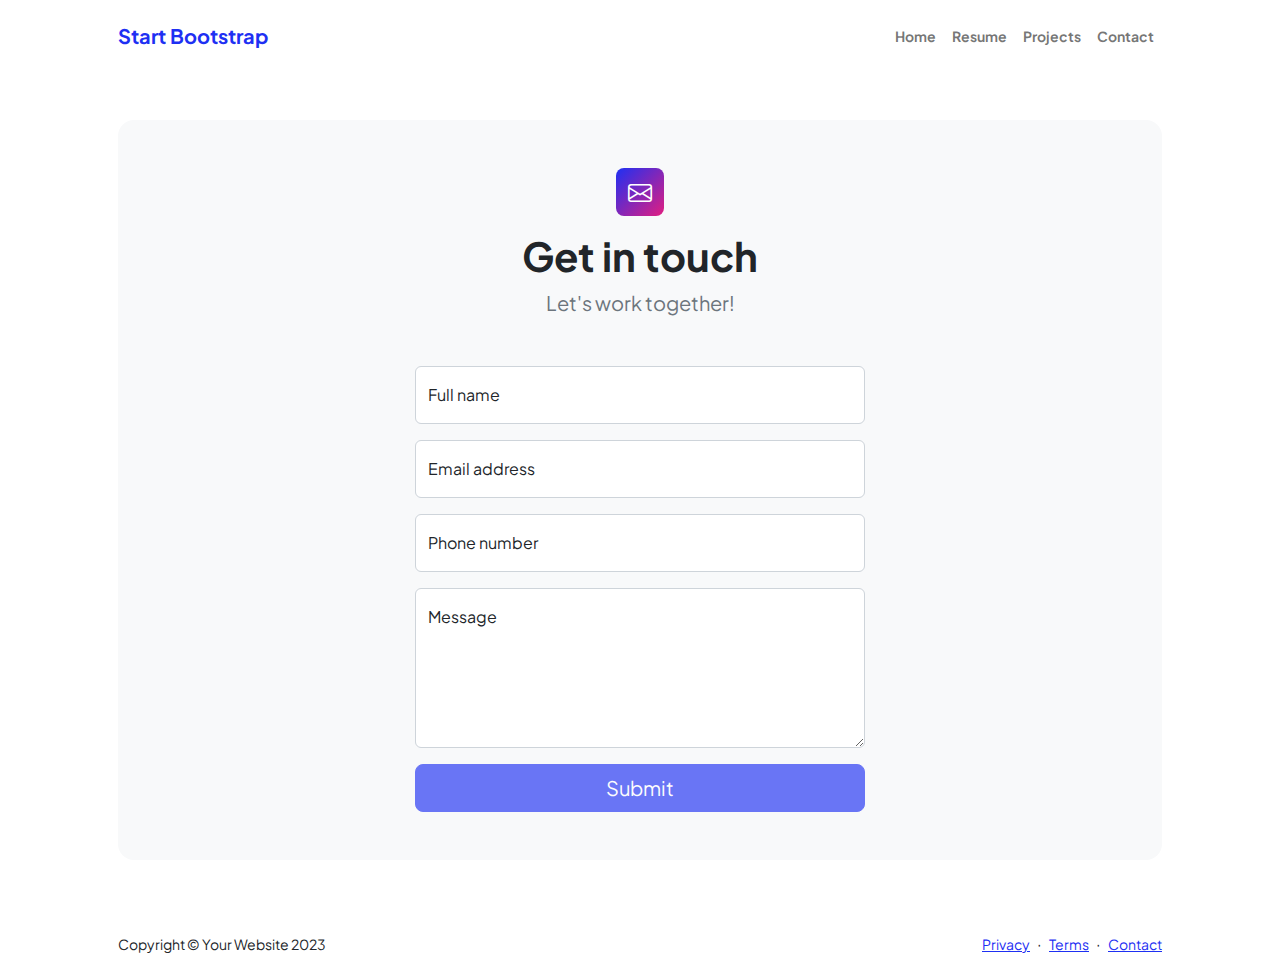
<file: bootstrap_pagina_web/contact.html>
<!DOCTYPE html>
<html lang="en">
    <head>
        <meta charset="utf-8" />
        <meta name="viewport" content="width=device-width, initial-scale=1, shrink-to-fit=no" />
        <meta name="description" content />
        <meta name="author" content />
        <title>Modern Business - Start Bootstrap Template</title>
        <!-- Favicon-->
        <link rel="icon" type="image/x-icon" href="assets/favicon.ico" />
        <!-- Custom Google font-->
        <link rel="preconnect" href="https://fonts.googleapis.com" />
        <link rel="preconnect" href="https://fonts.gstatic.com" crossorigin />
        <link href="https://fonts.googleapis.com/css2?family=Plus+Jakarta+Sans:wght@100;200;300;400;500;600;700;800;900&amp;display=swap" rel="stylesheet" />
        <!-- Bootstrap icons-->
        <link href="https://cdn.jsdelivr.net/npm/bootstrap-icons@1.8.1/font/bootstrap-icons.css" rel="stylesheet" />
        <!-- Core theme CSS (includes Bootstrap)-->
        <link href="css/styles.css" rel="stylesheet" />
    </head>
    <body class="d-flex flex-column">
        <main class="flex-shrink-0">
            <!-- Navigation-->
            <nav class="navbar navbar-expand-lg navbar-light bg-white py-3">
                <div class="container px-5">
                    <a class="navbar-brand" href="index.html"><span class="fw-bolder text-primary">Start Bootstrap</span></a>
                    <button class="navbar-toggler" type="button" data-bs-toggle="collapse" data-bs-target="#navbarSupportedContent" aria-controls="navbarSupportedContent" aria-expanded="false" aria-label="Toggle navigation"><span class="navbar-toggler-icon"></span></button>
                    <div class="collapse navbar-collapse" id="navbarSupportedContent">
                        <ul class="navbar-nav ms-auto mb-2 mb-lg-0 small fw-bolder">
                            <li class="nav-item"><a class="nav-link" href="index.html">Home</a></li>
                            <li class="nav-item"><a class="nav-link" href="resume.html">Resume</a></li>
                            <li class="nav-item"><a class="nav-link" href="projects.html">Projects</a></li>
                            <li class="nav-item"><a class="nav-link" href="contact.html">Contact</a></li>
                        </ul>
                    </div>
                </div>
            </nav>
            <!-- Page content-->
            <section class="py-5">
                <div class="container px-5">
                    <!-- Contact form-->
                    <div class="bg-light rounded-4 py-5 px-4 px-md-5">
                        <div class="text-center mb-5">
                            <div class="feature bg-primary bg-gradient-primary-to-secondary text-white rounded-3 mb-3"><i class="bi bi-envelope"></i></div>
                            <h1 class="fw-bolder">Get in touch</h1>
                            <p class="lead fw-normal text-muted mb-0">Let's work together!</p>
                        </div>
                        <div class="row gx-5 justify-content-center">
                            <div class="col-lg-8 col-xl-6">
                                <!-- * * * * * * * * * * * * * * *-->
                                <!-- * * SB Forms Contact Form * *-->
                                <!-- * * * * * * * * * * * * * * *-->
                                <!-- This form is pre-integrated with SB Forms.-->
                                <!-- To make this form functional, sign up at-->
                                <!-- https://startbootstrap.com/solution/contact-forms-->
                                <!-- to get an API token!-->
                                <form id="contactForm" data-sb-form-api-token="API_TOKEN">
                                    <!-- Name input-->
                                    <div class="form-floating mb-3">
                                        <input class="form-control" id="name" type="text" placeholder="Enter your name..." data-sb-validations="required" />
                                        <label for="name">Full name</label>
                                        <div class="invalid-feedback" data-sb-feedback="name:required">A name is required.</div>
                                    </div>
                                    <!-- Email address input-->
                                    <div class="form-floating mb-3">
                                        <input class="form-control" id="email" type="email" placeholder="name@example.com" data-sb-validations="required,email" />
                                        <label for="email">Email address</label>
                                        <div class="invalid-feedback" data-sb-feedback="email:required">An email is required.</div>
                                        <div class="invalid-feedback" data-sb-feedback="email:email">Email is not valid.</div>
                                    </div>
                                    <!-- Phone number input-->
                                    <div class="form-floating mb-3">
                                        <input class="form-control" id="phone" type="tel" placeholder="(123) 456-7890" data-sb-validations="required" />
                                        <label for="phone">Phone number</label>
                                        <div class="invalid-feedback" data-sb-feedback="phone:required">A phone number is required.</div>
                                    </div>
                                    <!-- Message input-->
                                    <div class="form-floating mb-3">
                                        <textarea class="form-control" id="message" type="text" placeholder="Enter your message here..." style="height: 10rem" data-sb-validations="required"></textarea>
                                        <label for="message">Message</label>
                                        <div class="invalid-feedback" data-sb-feedback="message:required">A message is required.</div>
                                    </div>
                                    <!-- Submit success message-->
                                    <!---->
                                    <!-- This is what your users will see when the form-->
                                    <!-- has successfully submitted-->
                                    <div class="d-none" id="submitSuccessMessage">
                                        <div class="text-center mb-3">
                                            <div class="fw-bolder">Form submission successful!</div>
                                            To activate this form, sign up at
                                            <br />
                                            <a href="https://startbootstrap.com/solution/contact-forms">https://startbootstrap.com/solution/contact-forms</a>
                                        </div>
                                    </div>
                                    <!-- Submit error message-->
                                    <!---->
                                    <!-- This is what your users will see when there is-->
                                    <!-- an error submitting the form-->
                                    <div class="d-none" id="submitErrorMessage"><div class="text-center text-danger mb-3">Error sending message!</div></div>
                                    <!-- Submit Button-->
                                    <div class="d-grid"><button class="btn btn-primary btn-lg disabled" id="submitButton" type="submit">Submit</button></div>
                                </form>
                            </div>
                        </div>
                    </div>
                </div>
            </section>
        </main>
        <!-- Footer-->
        <footer class="bg-white py-4 mt-auto">
            <div class="container px-5">
                <div class="row align-items-center justify-content-between flex-column flex-sm-row">
                    <div class="col-auto"><div class="small m-0">Copyright &copy; Your Website 2023</div></div>
                    <div class="col-auto">
                        <a class="small" href="#!">Privacy</a>
                        <span class="mx-1">&middot;</span>
                        <a class="small" href="#!">Terms</a>
                        <span class="mx-1">&middot;</span>
                        <a class="small" href="#!">Contact</a>
                    </div>
                </div>
            </div>
        </footer>
        <!-- Bootstrap core JS-->
        <script src="https://cdn.jsdelivr.net/npm/bootstrap@5.2.3/dist/js/bootstrap.bundle.min.js"></script>
        <!-- Core theme JS-->
        <script src="js/scripts.js"></script>
        <!-- * * * * * * * * * * * * * * * * * * * * * * * * * * * * * * * * * * * * * * * *-->
        <!-- * *                               SB Forms JS                               * *-->
        <!-- * * Activate your form at https://startbootstrap.com/solution/contact-forms * *-->
        <!-- * * * * * * * * * * * * * * * * * * * * * * * * * * * * * * * * * * * * * * * *-->
        <script src="https://cdn.startbootstrap.com/sb-forms-latest.js"></script>
    </body>
</html>
</file>
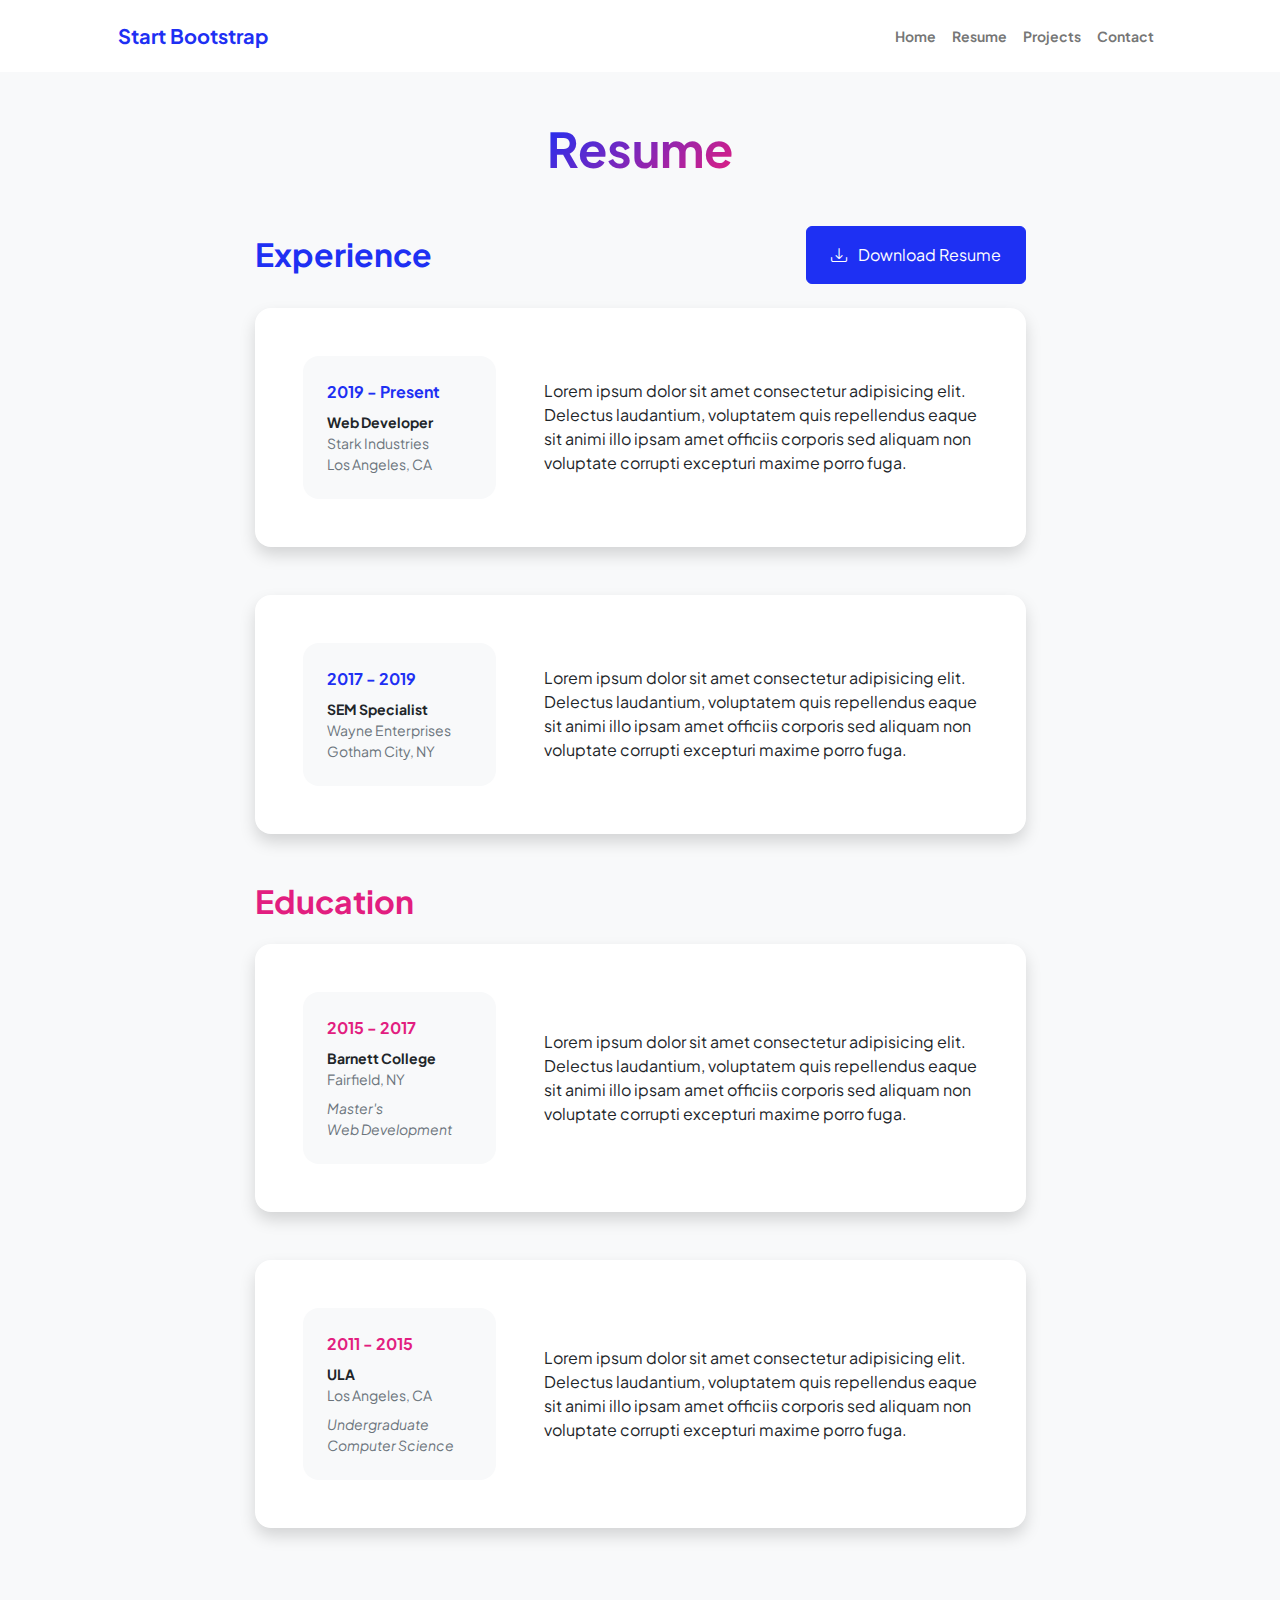
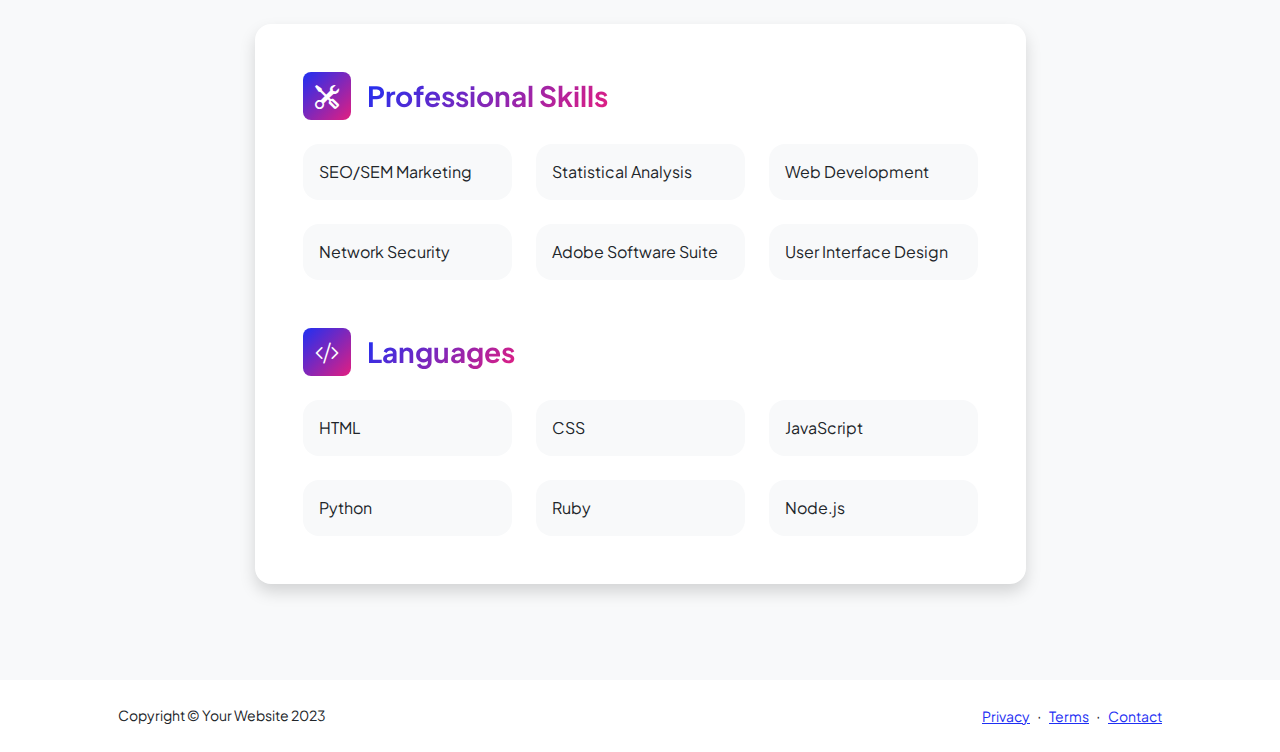
<file: bootstrap_pagina_web/resume.html>
<!DOCTYPE html>
<html lang="en">
    <head>
        <meta charset="utf-8" />
        <meta name="viewport" content="width=device-width, initial-scale=1, shrink-to-fit=no" />
        <meta name="description" content="" />
        <meta name="author" content="" />
        <title>Personal - Start Bootstrap Template</title>
        <!-- Favicon-->
        <link rel="icon" type="image/x-icon" href="assets/favicon.ico" />
        <!-- Custom Google font-->
        <link rel="preconnect" href="https://fonts.googleapis.com" />
        <link rel="preconnect" href="https://fonts.gstatic.com" crossorigin />
        <link href="https://fonts.googleapis.com/css2?family=Plus+Jakarta+Sans:wght@100;200;300;400;500;600;700;800;900&amp;display=swap" rel="stylesheet" />
        <!-- Bootstrap icons-->
        <link href="https://cdn.jsdelivr.net/npm/bootstrap-icons@1.8.1/font/bootstrap-icons.css" rel="stylesheet" />
        <!-- Core theme CSS (includes Bootstrap)-->
        <link href="css/styles.css" rel="stylesheet" />
    </head>
    <body class="d-flex flex-column h-100 bg-light">
        <main class="flex-shrink-0">
            <!-- Navigation-->
            <nav class="navbar navbar-expand-lg navbar-light bg-white py-3">
                <div class="container px-5">
                    <a class="navbar-brand" href="index.html"><span class="fw-bolder text-primary">Start Bootstrap</span></a>
                    <button class="navbar-toggler" type="button" data-bs-toggle="collapse" data-bs-target="#navbarSupportedContent" aria-controls="navbarSupportedContent" aria-expanded="false" aria-label="Toggle navigation"><span class="navbar-toggler-icon"></span></button>
                    <div class="collapse navbar-collapse" id="navbarSupportedContent">
                        <ul class="navbar-nav ms-auto mb-2 mb-lg-0 small fw-bolder">
                            <li class="nav-item"><a class="nav-link" href="index.html">Home</a></li>
                            <li class="nav-item"><a class="nav-link" href="resume.html">Resume</a></li>
                            <li class="nav-item"><a class="nav-link" href="projects.html">Projects</a></li>
                            <li class="nav-item"><a class="nav-link" href="contact.html">Contact</a></li>
                        </ul>
                    </div>
                </div>
            </nav>
            <!-- Page Content-->
            <div class="container px-5 my-5">
                <div class="text-center mb-5">
                    <h1 class="display-5 fw-bolder mb-0"><span class="text-gradient d-inline">Resume</span></h1>
                </div>
                <div class="row gx-5 justify-content-center">
                    <div class="col-lg-11 col-xl-9 col-xxl-8">
                        <!-- Experience Section-->
                        <section>
                            <div class="d-flex align-items-center justify-content-between mb-4">
                                <h2 class="text-primary fw-bolder mb-0">Experience</h2>
                                <!-- Download resume button-->
                                <!-- Note: Set the link href target to a PDF file within your project-->
                                <a class="btn btn-primary px-4 py-3" href="#!">
                                    <div class="d-inline-block bi bi-download me-2"></div>
                                    Download Resume
                                </a>
                            </div>
                            <!-- Experience Card 1-->
                            <div class="card shadow border-0 rounded-4 mb-5">
                                <div class="card-body p-5">
                                    <div class="row align-items-center gx-5">
                                        <div class="col text-center text-lg-start mb-4 mb-lg-0">
                                            <div class="bg-light p-4 rounded-4">
                                                <div class="text-primary fw-bolder mb-2">2019 - Present</div>
                                                <div class="small fw-bolder">Web Developer</div>
                                                <div class="small text-muted">Stark Industries</div>
                                                <div class="small text-muted">Los Angeles, CA</div>
                                            </div>
                                        </div>
                                        <div class="col-lg-8"><div>Lorem ipsum dolor sit amet consectetur adipisicing elit. Delectus laudantium, voluptatem quis repellendus eaque sit animi illo ipsam amet officiis corporis sed aliquam non voluptate corrupti excepturi maxime porro fuga.</div></div>
                                    </div>
                                </div>
                            </div>
                            <!-- Experience Card 2-->
                            <div class="card shadow border-0 rounded-4 mb-5">
                                <div class="card-body p-5">
                                    <div class="row align-items-center gx-5">
                                        <div class="col text-center text-lg-start mb-4 mb-lg-0">
                                            <div class="bg-light p-4 rounded-4">
                                                <div class="text-primary fw-bolder mb-2">2017 - 2019</div>
                                                <div class="small fw-bolder">SEM Specialist</div>
                                                <div class="small text-muted">Wayne Enterprises</div>
                                                <div class="small text-muted">Gotham City, NY</div>
                                            </div>
                                        </div>
                                        <div class="col-lg-8"><div>Lorem ipsum dolor sit amet consectetur adipisicing elit. Delectus laudantium, voluptatem quis repellendus eaque sit animi illo ipsam amet officiis corporis sed aliquam non voluptate corrupti excepturi maxime porro fuga.</div></div>
                                    </div>
                                </div>
                            </div>
                        </section>
                        <!-- Education Section-->
                        <section>
                            <h2 class="text-secondary fw-bolder mb-4">Education</h2>
                            <!-- Education Card 1-->
                            <div class="card shadow border-0 rounded-4 mb-5">
                                <div class="card-body p-5">
                                    <div class="row align-items-center gx-5">
                                        <div class="col text-center text-lg-start mb-4 mb-lg-0">
                                            <div class="bg-light p-4 rounded-4">
                                                <div class="text-secondary fw-bolder mb-2">2015 - 2017</div>
                                                <div class="mb-2">
                                                    <div class="small fw-bolder">Barnett College</div>
                                                    <div class="small text-muted">Fairfield, NY</div>
                                                </div>
                                                <div class="fst-italic">
                                                    <div class="small text-muted">Master's</div>
                                                    <div class="small text-muted">Web Development</div>
                                                </div>
                                            </div>
                                        </div>
                                        <div class="col-lg-8"><div>Lorem ipsum dolor sit amet consectetur adipisicing elit. Delectus laudantium, voluptatem quis repellendus eaque sit animi illo ipsam amet officiis corporis sed aliquam non voluptate corrupti excepturi maxime porro fuga.</div></div>
                                    </div>
                                </div>
                            </div>
                            <!-- Education Card 2-->
                            <div class="card shadow border-0 rounded-4 mb-5">
                                <div class="card-body p-5">
                                    <div class="row align-items-center gx-5">
                                        <div class="col text-center text-lg-start mb-4 mb-lg-0">
                                            <div class="bg-light p-4 rounded-4">
                                                <div class="text-secondary fw-bolder mb-2">2011 - 2015</div>
                                                <div class="mb-2">
                                                    <div class="small fw-bolder">ULA</div>
                                                    <div class="small text-muted">Los Angeles, CA</div>
                                                </div>
                                                <div class="fst-italic">
                                                    <div class="small text-muted">Undergraduate</div>
                                                    <div class="small text-muted">Computer Science</div>
                                                </div>
                                            </div>
                                        </div>
                                        <div class="col-lg-8"><div>Lorem ipsum dolor sit amet consectetur adipisicing elit. Delectus laudantium, voluptatem quis repellendus eaque sit animi illo ipsam amet officiis corporis sed aliquam non voluptate corrupti excepturi maxime porro fuga.</div></div>
                                    </div>
                                </div>
                            </div>
                        </section>
                        <!-- Divider-->
                        <div class="pb-5"></div>
                        <!-- Skills Section-->
                        <section>
                            <!-- Skillset Card-->
                            <div class="card shadow border-0 rounded-4 mb-5">
                                <div class="card-body p-5">
                                    <!-- Professional skills list-->
                                    <div class="mb-5">
                                        <div class="d-flex align-items-center mb-4">
                                            <div class="feature bg-primary bg-gradient-primary-to-secondary text-white rounded-3 me-3"><i class="bi bi-tools"></i></div>
                                            <h3 class="fw-bolder mb-0"><span class="text-gradient d-inline">Professional Skills</span></h3>
                                        </div>
                                        <div class="row row-cols-1 row-cols-md-3 mb-4">
                                            <div class="col mb-4 mb-md-0"><div class="d-flex align-items-center bg-light rounded-4 p-3 h-100">SEO/SEM Marketing</div></div>
                                            <div class="col mb-4 mb-md-0"><div class="d-flex align-items-center bg-light rounded-4 p-3 h-100">Statistical Analysis</div></div>
                                            <div class="col"><div class="d-flex align-items-center bg-light rounded-4 p-3 h-100">Web Development</div></div>
                                        </div>
                                        <div class="row row-cols-1 row-cols-md-3">
                                            <div class="col mb-4 mb-md-0"><div class="d-flex align-items-center bg-light rounded-4 p-3 h-100">Network Security</div></div>
                                            <div class="col mb-4 mb-md-0"><div class="d-flex align-items-center bg-light rounded-4 p-3 h-100">Adobe Software Suite</div></div>
                                            <div class="col"><div class="d-flex align-items-center bg-light rounded-4 p-3 h-100">User Interface Design</div></div>
                                        </div>
                                    </div>
                                    <!-- Languages list-->
                                    <div class="mb-0">
                                        <div class="d-flex align-items-center mb-4">
                                            <div class="feature bg-primary bg-gradient-primary-to-secondary text-white rounded-3 me-3"><i class="bi bi-code-slash"></i></div>
                                            <h3 class="fw-bolder mb-0"><span class="text-gradient d-inline">Languages</span></h3>
                                        </div>
                                        <div class="row row-cols-1 row-cols-md-3 mb-4">
                                            <div class="col mb-4 mb-md-0"><div class="d-flex align-items-center bg-light rounded-4 p-3 h-100">HTML</div></div>
                                            <div class="col mb-4 mb-md-0"><div class="d-flex align-items-center bg-light rounded-4 p-3 h-100">CSS</div></div>
                                            <div class="col"><div class="d-flex align-items-center bg-light rounded-4 p-3 h-100">JavaScript</div></div>
                                        </div>
                                        <div class="row row-cols-1 row-cols-md-3">
                                            <div class="col mb-4 mb-md-0"><div class="d-flex align-items-center bg-light rounded-4 p-3 h-100">Python</div></div>
                                            <div class="col mb-4 mb-md-0"><div class="d-flex align-items-center bg-light rounded-4 p-3 h-100">Ruby</div></div>
                                            <div class="col"><div class="d-flex align-items-center bg-light rounded-4 p-3 h-100">Node.js</div></div>
                                        </div>
                                    </div>
                                </div>
                            </div>
                        </section>
                    </div>
                </div>
            </div>
        </main>
        <!-- Footer-->
        <footer class="bg-white py-4 mt-auto">
            <div class="container px-5">
                <div class="row align-items-center justify-content-between flex-column flex-sm-row">
                    <div class="col-auto"><div class="small m-0">Copyright &copy; Your Website 2023</div></div>
                    <div class="col-auto">
                        <a class="small" href="#!">Privacy</a>
                        <span class="mx-1">&middot;</span>
                        <a class="small" href="#!">Terms</a>
                        <span class="mx-1">&middot;</span>
                        <a class="small" href="#!">Contact</a>
                    </div>
                </div>
            </div>
        </footer>
        <!-- Bootstrap core JS-->
        <script src="https://cdn.jsdelivr.net/npm/bootstrap@5.2.3/dist/js/bootstrap.bundle.min.js"></script>
        <!-- Core theme JS-->
        <script src="js/scripts.js"></script>
    </body>
</html>
</file>
